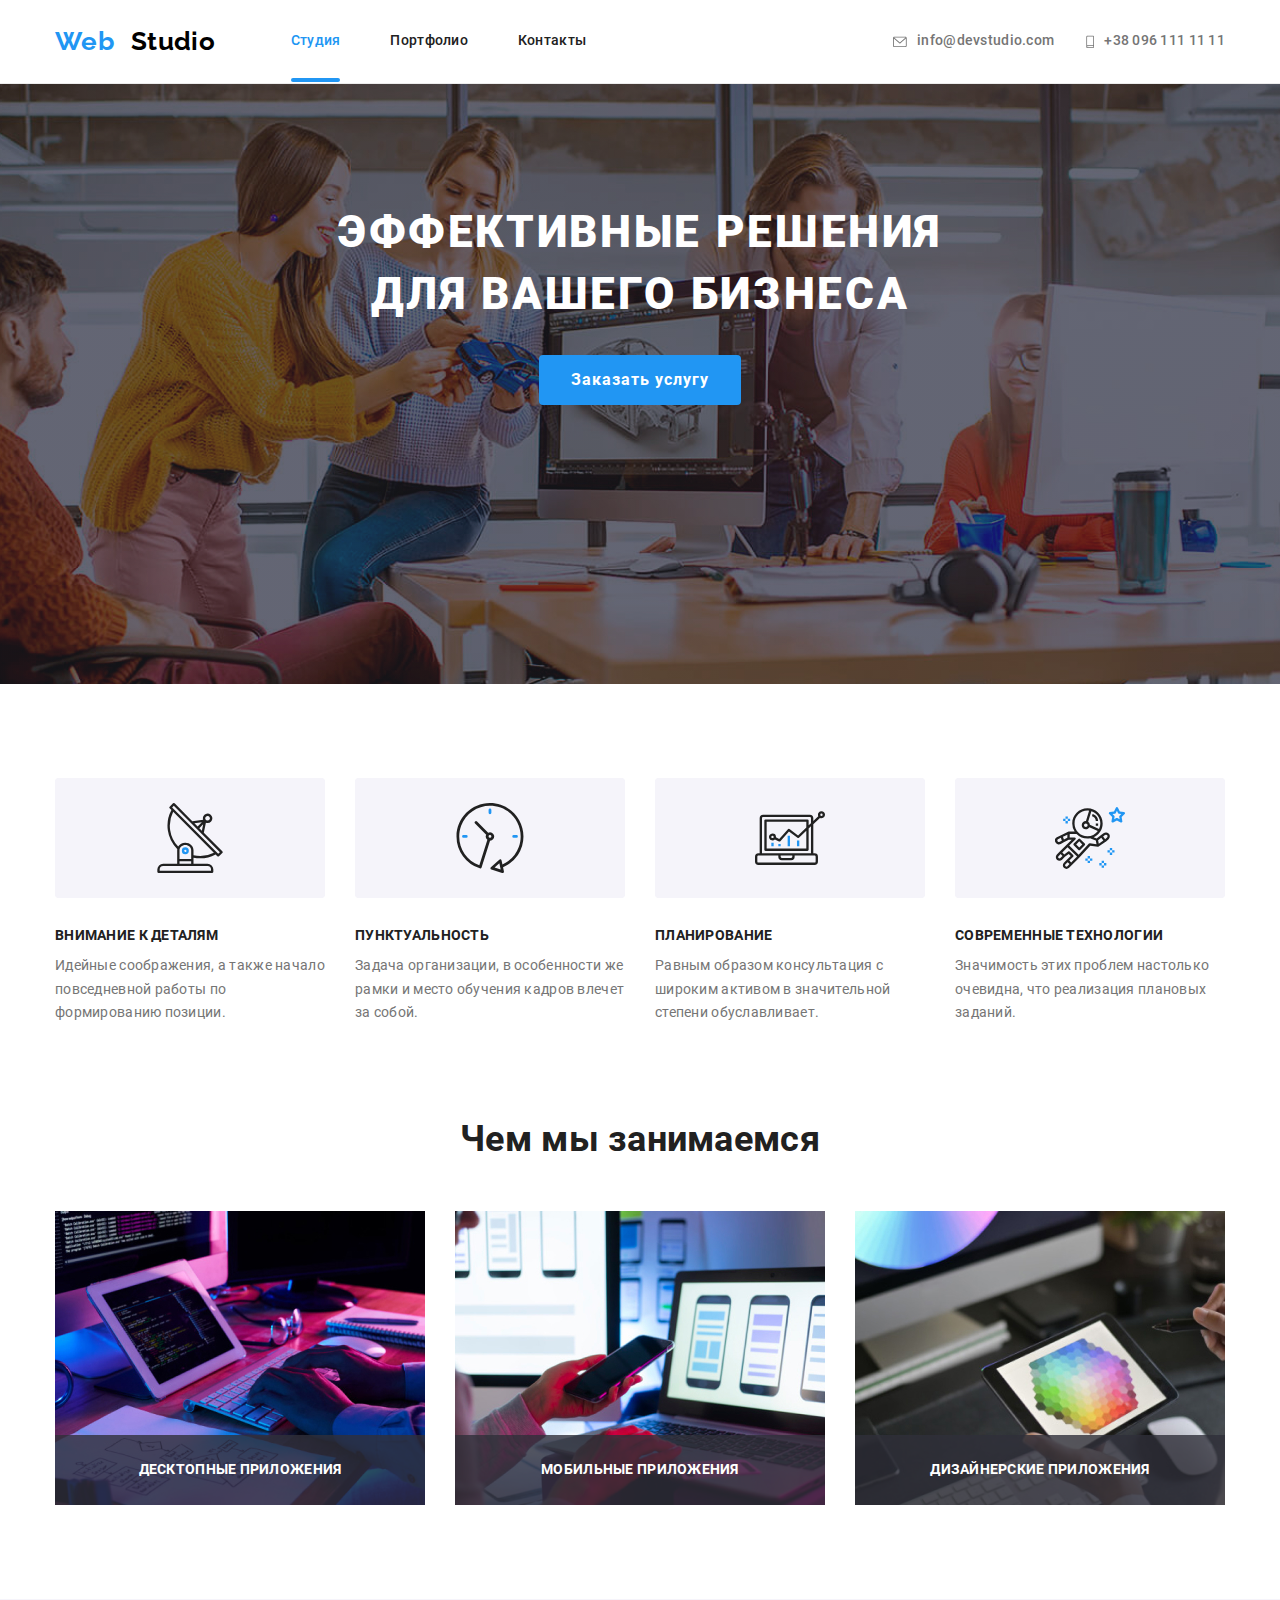
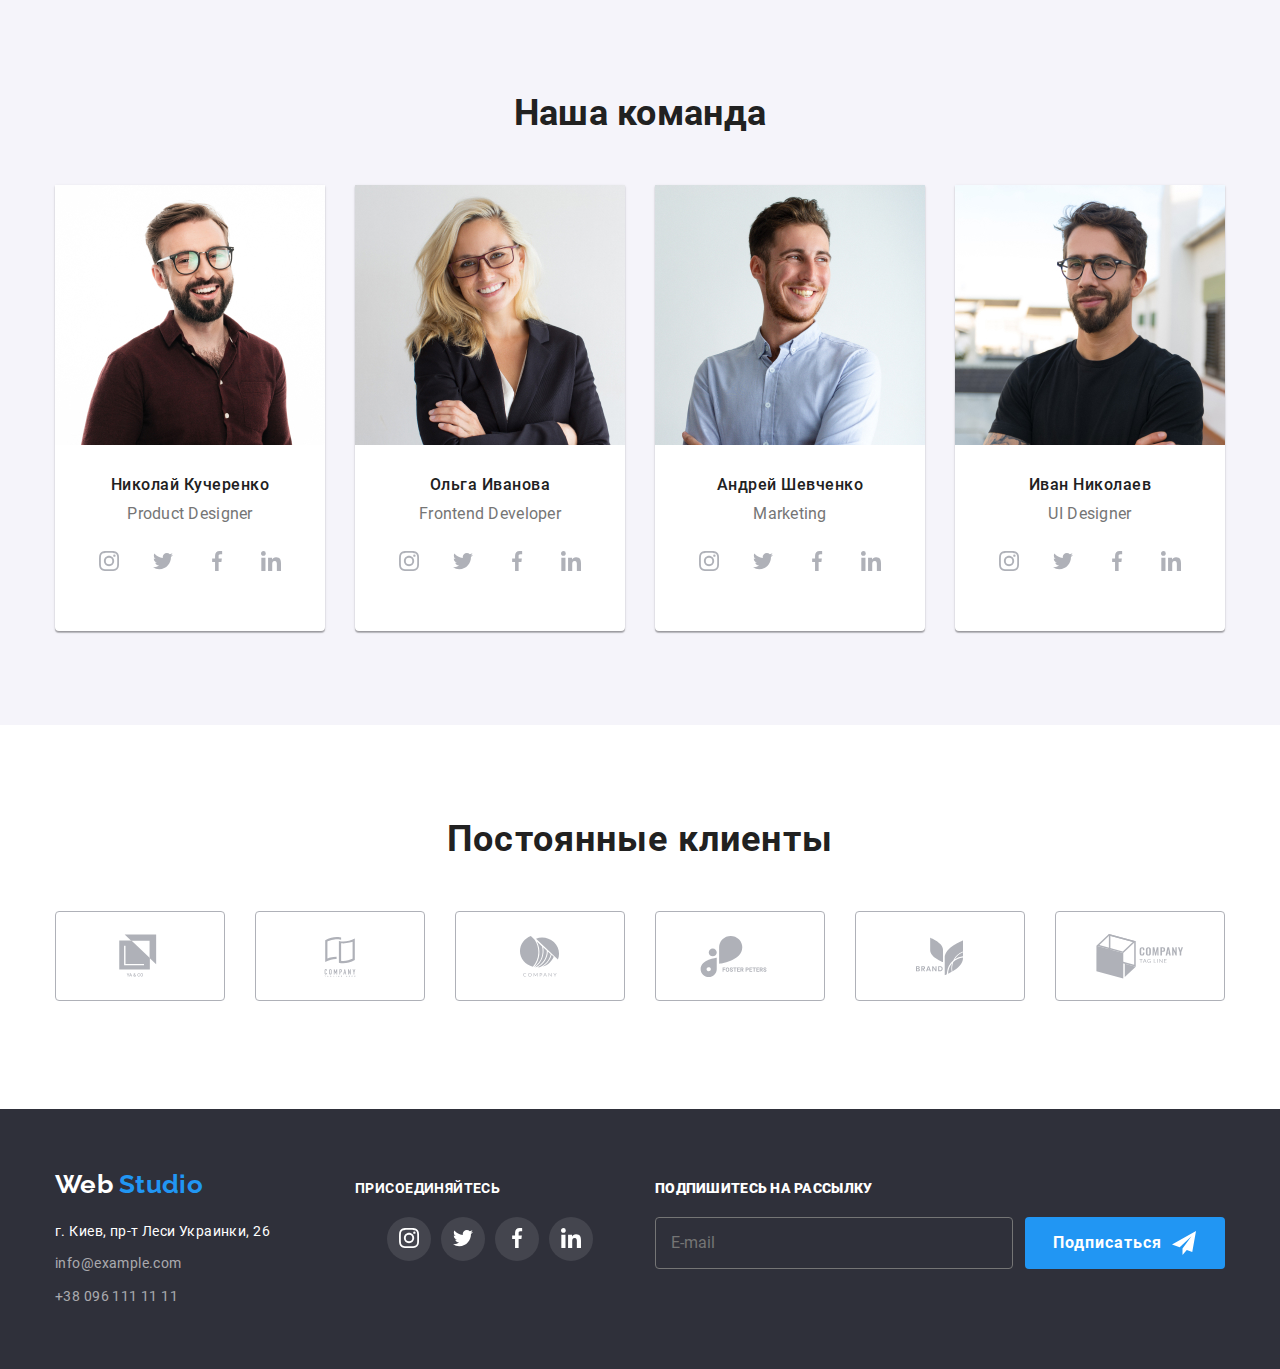
<file: index.html>
<!DOCTYPE html>
<html lang="ru">
  <head>
    <meta charset="UTF-8" />
    <meta name="viewport" content="width=device-width, initial-scale=1.0" />
    <title>Студия</title>
    <link rel="stylesheet" href="./css/main.min.css" />
  </head>
  <body>
    <header class="header">
      <div class="container flexbox">
        <a
          style="color: #000000"
          class="logo no-margin-bottom link"
          href="./index.html"
          ><span class="accent">Web </span>Studio
        </a>
        <div id="mobile-menu-block" class="mobile-menu-block flexbox" data-menu>
          <nav class="main-nav">
            <ul class="site-nav list">
              <li class="item">
                <a href="./index.html" class="link current">Студия</a>
              </li>
              <li class="item">
                <a href="./portfolio.html" class="link">Портфолио</a>
              </li>
              <li class="item"><a href="" class="link">Контакты</a></li>
            </ul>
          </nav>

          <ul class="contacts-list list">
            <li class="contacts-item">
              <a
                href="mailto:info@devstudio.com"
                target="_blank"
                rel="noopener noreferrer"
                class="link"
                aria-label="Написать e-mail"
                ><svg class="icon-envelope link-header">
                  <use href="./images/symbol-defs.svg#icon-envelope"></use>
                </svg>
                info@devstudio.com
              </a>
            </li>
            <li class="contacts-item">
              <a href="tel:+380961111111" class="link" aria-label="Позвонить"
                ><svg class="icon-vector link-header">
                  <use href="./images/symbol-defs.svg#icon-vector"></use>
                </svg>
                +38 096 111 11 11</a
              >
            </li>
          </ul>
        </div>
        <button
          type="submit"
          class="mobile-menu-button"
          data-menu-button
          aria-controls="mobile-menu-block"
          aria-expanded="false"
        >
          <svg
            width="40"
            height="40"
            aria-label="Переключатель мобильного меню"
          >
            <use
              class="icon-menu-burger"
              href="./images/symbol-defs.svg#icon-menu-burger"
            ></use>
            <use
              class="icon-menu-close"
              href="./images/symbol-defs.svg#icon-menu-close"
            ></use>
          </svg>
        </button>
      </div>
    </header>
    <main>
      <section class="hero">
        <div class="main-hero">
          <h1 class="hero-title">
            Эффективные решения<br />
            для вашего бизнеса
          </h1>
          <button class="hero-button" type="button" data-modal-open>
            Заказать услугу
          </button>
        </div>
      </section>
      <section class="section">
        <div class="container">
          <h2 class="visually-hidden">Почему выбирают нас</h2>
          <ul class="advantages list">
            <li class="advantages-item">
              <div class="future-icon-place">
                <svg class="future-icon" width="70" height="70">
                  <use href="./images/symbol-defs.svg#icon-radar"></use>
                </svg>
              </div>
              <div class="advantages-discription">
                <h3>Внимание к деталям</h3>
                <p class="discription">
                  Идейные соображения, а также начало повседневной работы по
                  формированию позиции.
                </p>
              </div>
            </li>
            <li class="advantages-item">
              <div class="future-icon-place">
                <svg class="future-icon" width="70" height="70">
                  <use href="./images/symbol-defs.svg#icon-clock"></use>
                </svg>
              </div>
              <div class="advantages-discription">
                <h3>Пунктуальность</h3>
                <p class="discription">
                  Задача организации, в особенности же рамки и место обучения
                  кадров влечет за собой.
                </p>
              </div>
            </li>
            <li class="advantages-item">
              <div class="future-icon-place">
                <svg class="future-icon" width="70" height="70">
                  <use href="./images/symbol-defs.svg#icon-computermini"></use>
                </svg>
              </div>
              <div class="advantages-discription">
                <h3>Планирование</h3>
                <p class="discription">
                  Равным образом консультация с широким активом в значительной
                  степени обуславливает.
                </p>
              </div>
            </li>
            <li class="advantages-item">
              <div class="future-icon-place">
                <svg class="future-icon" width="70" height="70">
                  <use href="./images/symbol-defs.svg#icon-astronaut"></use>
                </svg>
              </div>
              <div class="advantages-discription">
                <h3>Современные технологии</h3>
                <p class="discription">
                  Значимость этих проблем настолько очевидна, что реализация
                  плановых заданий.
                </p>
              </div>
            </li>
          </ul>
        </div>
      </section>
      <section class="section no-padding-top">
        <div class="container">
          <h2 class="section-title">Чем мы занимаемся</h2>

          <ul class="specialization list">
            <li class="specialization-item">
              <picture>
                <source
                  srcset="
                    ./images/platforms/computer-desktop@1x.jpg,
                    ./images/platforms/computer-desktop@2x.jpg 2x
                  "
                  type="image/jpeg"
                />
                <img
                  src="./images/services/services-desk-app@1x.jpg"
                  alt="Десктопные приложения"
                  width="370"
                />
              </picture>
              <h3>Десктопные приложения</h3>
            </li>
            <li class="specialization-item">
              <picture>
                <source
                  srcset="
                    ./images/platforms/notebook-desktop@1x.jpg,
                    ./images/platforms/notebook-desktop@2x.jpg 2x
                  "
                  type="image/jpeg"
                />
                <img
                  src="./images/services/notebook-desktop@1x.jpg"
                  alt="Мобильные приложения"
                  width="370"
                />
              </picture>
              <h3>Мобильные приложения</h3>
            </li>
            <li class="specialization-item">
              <picture>
                <source
                  srcset="
                    ./images/platforms/tablet-desktop@1x.jpg,
                    ./images/platforms/tablet-desktop@2x.jpg 2x
                  "
                  type="image/jpeg"
                />
                <img
                  src="./images/services/tablet-desktop@1x.jpg"
                  alt="Дизайнерские приложения"
                  width="370"
                />
              </picture>
              <h3>Дизайнерские приложения</h3>
            </li>
          </ul>
        </div>
      </section>
      <section class="section secondary-background">
        <div class="container">
          <h2 class="section-title">Наша команда</h2>
          <ul class="team list">
            <li class="team-card">
              <picture>
                <source
                  srcset="
                    ./images/team/teamcard1-desktop@1x.jpg,
                    ./images/team/teamcard1-desktop@2x.jpg 2x
                  "
                  type="image/jpeg"
                  media="(min-width:1200px)"
                />

                <source
                  srcset="
                    ./images/team/teamcard1-tablet@1x.jpg,
                    ./images/team/teamcard1-tablet@2x.jpg 2x
                  "
                  type="image/jpeg"
                  media="(min-width:768px)"
                />

                <source
                  srcset="
                    ./images/team/teamcard1-mobile@1x.jpg,
                    ./images/team/teamcard1-mobile@2x.jpg 2x
                  "
                  type="image/jpeg"
                  media="(max-width:767px)"
                />
                <img
                  src="./images/team/teamcard1-mobile@1x.jpg"
                  alt="Николай Кучеренко"
                  srcset="./images/team/teamcard1-mobile@2x.jpg 2x"
                />
              </picture>
              <div class="team-member-information">
                <h3 class="name">Николай Кучеренко</h3>
                <p lang="en" class="profession">Product Designer</p>
                <ul class="sociallink-list">
                  <li class="item">
                    <a href="" class="img-social"
                      ><svg class="sociallink-icon" width="20" height="20">
                        <use
                          href="./images/symbol-defs.svg#icon-instagram"
                        ></use>
                      </svg>
                    </a>
                  </li>
                  <li class="item">
                    <a href="" class="img-social"
                      ><svg class="sociallink-icon" width="20" height="20">
                        <use href="./images/symbol-defs.svg#icon-twitter"></use>
                      </svg>
                    </a>
                  </li>
                  <li class="item">
                    <a href="" class="img-social"
                      ><svg class="sociallink-icon" width="20" height="20">
                        <use
                          href="./images/symbol-defs.svg#icon-facebook"
                        ></use>
                      </svg>
                    </a>
                  </li>
                  <li class="item">
                    <a href="" class="img-social"
                      ><svg class="sociallink-icon" width="20" height="20">
                        <use
                          href="./images/symbol-defs.svg#icon-linkedin"
                        ></use>
                      </svg>
                    </a>
                  </li>
                </ul>
              </div>
            </li>
            <li class="team-card">
              <picture>
                <source
                  srcset="
                    ./images/team/teamcard2-desktop@1x.jpg,
                    ./images/team/teamcard2-desktop@2x.jpg 2x
                  "
                  type="image/jpeg"
                  media="(min-width:1200px)"
                />

                <source
                  srcset="
                    ./images/team/teamcard2-tablet@1x.jpg,
                    ./images/team/teamcard2-tablet@2x.jpg 2x
                  "
                  type="image/jpeg"
                  media="(min-width:768px)"
                />

                <source
                  srcset="
                    ./images/team/teamcard2-mobile@1x.jpg,
                    ./images/team/teamcard2-mobile@2x.jpg 2x
                  "
                  type="image/jpeg"
                  media="(max-width:767px)"
                />
                <img
                  src="./images/team/teamcard2-mobile@1x.jpg"
                  alt="Ольга Иванова"
                  srcset="./images/team/teamcard2-mobile@2x.jpg 2x"
                />
              </picture>
              <div class="team-member-information">
                <h3 class="name">Ольга Иванова</h3>
                <p lang="en" class="profession">Frontend Developer</p>
                <ul class="sociallink-list">
                  <li class="item">
                    <a href="" class="img-social"
                      ><svg class="sociallink-icon" width="20" height="20">
                        <use
                          href="./images/symbol-defs.svg#icon-instagram"
                        ></use>
                      </svg>
                    </a>
                  </li>
                  <li class="item">
                    <a href="" class="img-social"
                      ><svg class="sociallink-icon" width="20" height="20">
                        <use href="./images/symbol-defs.svg#icon-twitter"></use>
                      </svg>
                    </a>
                  </li>
                  <li class="item">
                    <a href="" class="img-social"
                      ><svg class="sociallink-icon" width="20" height="20">
                        <use
                          href="./images/symbol-defs.svg#icon-facebook"
                        ></use>
                      </svg>
                    </a>
                  </li>
                  <li class="item">
                    <a href="" class="img-social"
                      ><svg class="sociallink-icon" width="20" height="20">
                        <use
                          href="./images/symbol-defs.svg#icon-linkedin"
                        ></use>
                      </svg>
                    </a>
                  </li>
                </ul>
              </div>
            </li>
            <li class="team-card">
              <picture>
                <source
                  srcset="
                    ./images/team/teamcard3-desktop@1x.jpg,
                    ./images/team/teamcard3-desktop@2x.jpg 2x
                  "
                  type="image/jpeg"
                  media="(min-width:1200px)"
                />

                <source
                  srcset="
                    ./images/team/teamcard3-tablet@1x.jpg,
                    ./images/team/teamcard3-tablet@2x.jpg 2x
                  "
                  type="image/jpeg"
                  media="(min-width:768px)"
                />

                <source
                  srcset="
                    ./images/team/teamcard3-mobile@1x.jpg,
                    ./images/team/teamcard3-mobile@2x.jpg 2x
                  "
                  type="image/jpeg"
                  media="(max-width:767px)"
                />
                <img
                  src="./images/team/teamcard3-mobile@1x.jpg"
                  alt="Андрей Шевченко"
                  srcset="./images/team/teamcard3-mobile@2x.jpg 2x"
                />
              </picture>
              <div class="team-member-information">
                <h3 class="name">Андрей Шевченко</h3>
                <p lang="en" class="profession">Marketing</p>
                <ul class="sociallink-list">
                  <li class="item">
                    <a href="" class="img-social"
                      ><svg class="sociallink-icon" width="20" height="20">
                        <use
                          href="./images/symbol-defs.svg#icon-instagram"
                        ></use>
                      </svg>
                    </a>
                  </li>
                  <li class="item">
                    <a href="" class="img-social"
                      ><svg class="sociallink-icon" width="20" height="20">
                        <use href="./images/symbol-defs.svg#icon-twitter"></use>
                      </svg>
                    </a>
                  </li>
                  <li class="item">
                    <a href="" class="img-social"
                      ><svg class="sociallink-icon" width="20" height="20">
                        <use
                          href="./images/symbol-defs.svg#icon-facebook"
                        ></use>
                      </svg>
                    </a>
                  </li>
                  <li class="item">
                    <a href="" class="img-social"
                      ><svg class="sociallink-icon" width="20" height="20">
                        <use
                          href="./images/symbol-defs.svg#icon-linkedin"
                        ></use>
                      </svg>
                    </a>
                  </li>
                </ul>
              </div>
            </li>
            <li class="team-card">
              <picture>
                <source
                  srcset="
                    ./images/team/teamcard4-desktop@1x.jpg,
                    ./images/team/teamcard4-desktop@2x.jpg 2x
                  "
                  type="image/jpeg"
                  media="(min-width:1200px)"
                />

                <source
                  srcset="
                    ./images/team/teamcard4-tablet@1x.jpg,
                    ./images/team/teamcard4-tablet@2x.jpg 2x
                  "
                  type="image/jpeg"
                  media="(min-width:768px)"
                />

                <source
                  srcset="
                    ./images/team/teamcard4-mobile@1x.jpg,
                    ./images/team/teamcard4-mobile@2x.jpg 2x
                  "
                  type="image/jpeg"
                  media="(max-width:767px)"
                />
                <img
                  src="./images/team/teamcard4-mobile@1x.jpg"
                  alt="Иван Николаев"
                  srcset="./images/team/teamcard4-mobile@2x.jpg 2x"
                />
              </picture>
              <div class="team-member-information">
                <h3 class="name">Иван Николаев</h3>
                <p lang="en" class="profession">UI Designer</p>
                <ul class="sociallink-list">
                  <li class="item">
                    <a href="" class="img-social"
                      ><svg class="sociallink-icon" width="20" height="20">
                        <use
                          href="./images/symbol-defs.svg#icon-instagram"
                        ></use>
                      </svg>
                    </a>
                  </li>
                  <li class="item">
                    <a href="" class="img-social"
                      ><svg class="sociallink-icon" width="20" height="20">
                        <use href="./images/symbol-defs.svg#icon-twitter"></use>
                      </svg>
                    </a>
                  </li>
                  <li class="item">
                    <a href="" class="img-social"
                      ><svg class="sociallink-icon" width="20" height="20">
                        <use
                          href="./images/symbol-defs.svg#icon-facebook"
                        ></use>
                      </svg>
                    </a>
                  </li>
                  <li class="item">
                    <a href="" class="img-social"
                      ><svg class="sociallink-icon" width="20" height="20">
                        <use
                          href="./images/symbol-defs.svg#icon-linkedin"
                        ></use>
                      </svg>
                    </a>
                  </li>
                </ul>
              </div>
            </li>
          </ul>
        </div>
      </section>
      <section class="clients-block">
        <div class="container">
          <h2 class="clients">Постоянные клиенты</h2>
          <ul class="clients-list">
            <li class="item">
              <a class="client" href="">
                <svg class="img-client" width="45" height="50">
                  <use href="./images/symbol-defs.svg#icon-client1"></use>
                </svg>
              </a>
            </li>
            <li class="item">
              <a class="client" href="">
                <svg class="img-client" width="40" height="52">
                  <use href="./images/symbol-defs.svg#icon-client2"></use>
                </svg>
              </a>
            </li>
            <li class="item">
              <a class="client" href="">
                <svg class="img-client" width="41" height="43">
                  <use href="./images/symbol-defs.svg#icon-client3"></use>
                </svg>
              </a>
            </li>
            <li class="item">
              <a class="client" href="">
                <svg class="img-client" width="80" height="42">
                  <use href="./images/symbol-defs.svg#icon-client4"></use>
                </svg>
              </a>
            </li>
            <li class="item">
              <a class="client" href="">
                <svg class="img-client" width="59" height="47">
                  <use href="./images/symbol-defs.svg#icon-client5"></use>
                </svg>
              </a>
            </li>
            <li class="item">
              <a class="client" href="">
                <svg class="img-client" width="88" height="45">
                  <use href="./images/symbol-defs.svg#icon-client6"></use>
                </svg>
              </a>
            </li>
          </ul>
        </div>
      </section>
    </main>
    <footer class="footer-background">
      <div class="container footer-area">
        <div class="footer-contacts-social">
          <div class="footer-contacts">
            <a class="logo link no-padding" href="./index.html">
              <span class="logo-footer link">Web</span> Studio</a
            >
            <address class="address-footer">
              <p class="our-address">г. Киев, пр-т Леси Украинки, 26</p>
              <ul class="list">
                <li class="item">
                  <a class="our-contacts" href="mailto:info@example.com"
                    >info@example.com</a
                  >
                </li>
                <li class="item">
                  <a class="our-contacts" href="tel:+380961111111">
                    +38 096 111 11 11</a
                  >
                </li>
              </ul>
            </address>
          </div>
          <div class="social-links">
            <p>
              <b class="join">Присоединяйтесь</b>
            </p>
            <ul class="social-list list">
              <li class="item">
                <a href="" class="socialfooter"
                  ><svg class="socialfooter-icon">
                    <use
                      href="./images/symbol-defs.svg#icon-instagram-shooter"
                    ></use>
                  </svg>
                </a>
              </li>
              <li class="item">
                <a href="" class="socialfooter"
                  ><svg class="socialfooter-icon">
                    <use
                      href="./images/symbol-defs.svg#icon-twitter-shooter"
                    ></use>
                  </svg>
                </a>
              </li>
              <li class="item">
                <a href="" class="socialfooter"
                  ><svg class="socialfooter-icon">
                    <use
                      href="./images/symbol-defs.svg#icon-facebook-shooter"
                    ></use>
                  </svg>
                </a>
              </li>
              <li class="item">
                <a href="" class="socialfooter"
                  ><svg class="socialfooter-icon">
                    <use
                      href="./images/symbol-defs.svg#icon-linkedin-shooter"
                    ></use>
                  </svg>
                </a>
              </li>
            </ul>
          </div>
        </div>
        <div class="mailing-link">
          <div>
            <label class="label-footer" for="mail">
              <b>Подпишитесь на рассылку</b>
            </label>
            <form class="mailing-form" autocomplete="off">
              <input
                class="input-footer"
                name="mail"
                placeholder="E-mail"
                id="mail"
                type="email"
              />
              <button type="submit" class="button-mailing">
                Подписаться
                <svg class="send-button">
                  <use href="./images/symbol-defs.svg#icon-send"></use>
                </svg>
              </button>
            </form>
          </div>
        </div>
      </div>
    </footer>

    <div class="backdrop is-hidden" data-modal>
      <div class="modal">
        <h2 class="form-title">Оставьте свои данные, мы вам перезвоним</h2>
        <form class="modal-form" autocomplete="off">
          <label class="form-label">
            <span class="label-title">Имя</span>
            <div class="icon-wrap">
              <input type="text" name="name" class="input-size" required />
              <svg class="icon-form">
                <use href="./images/symbol-defs.svg#icon-form-person"></use>
              </svg>
            </div>
          </label>
          <label class="form-label">
            <span class="label-title">Телефон</span>
            <div class="icon-wrap">
              <input type="text" name="name" class="input-size" required />
              <svg class="icon-form">
                <use href="./images/symbol-defs.svg#icon-form-phone"></use>
              </svg>
            </div>
          </label>
          <label class="form-label">
            <span class="label-title">Почта</span>
            <div class="icon-wrap">
              <input type="text" name="name" class="input-size" required />
              <svg class="icon-form">
                <use href="./images/symbol-defs.svg#icon-form-mail"></use>
              </svg>
            </div>
          </label>
          <label class="form-label comment-item">
            <span class="label-title">Комментарий</span>
            <textarea
              name="comment"
              class="input-size comment-field"
              placeholder="Введите текст"
            ></textarea>
          </label>
          <div class="agree-box">
            <label class="checkbox-label">
              <input class="checkbox" type="checkbox" name="checkbox" />
              <svg class="icon-checkbox">
                <use href="./images/symbol-defs.svg#icon-agree"></use>
              </svg>
              <span
                >Соглашаюсь с рассылкой и принимаю
                <a style="color: #2196f3" href="">Условия договора</a></span
              >
            </label>
          </div>
          <button class="button-sent">Отправить</button>
        </form>
        <button class="close-button" data-modal-close>
          <svg class="modal-close">
            <use href="./images/symbol-defs.svg#icon-close"></use>
          </svg>
        </button>
      </div>
    </div>
    <script src="./js/modal.js"></script>
    <script src="./js/mobile-menu.js"></script>
  </body>
</html>
</file>
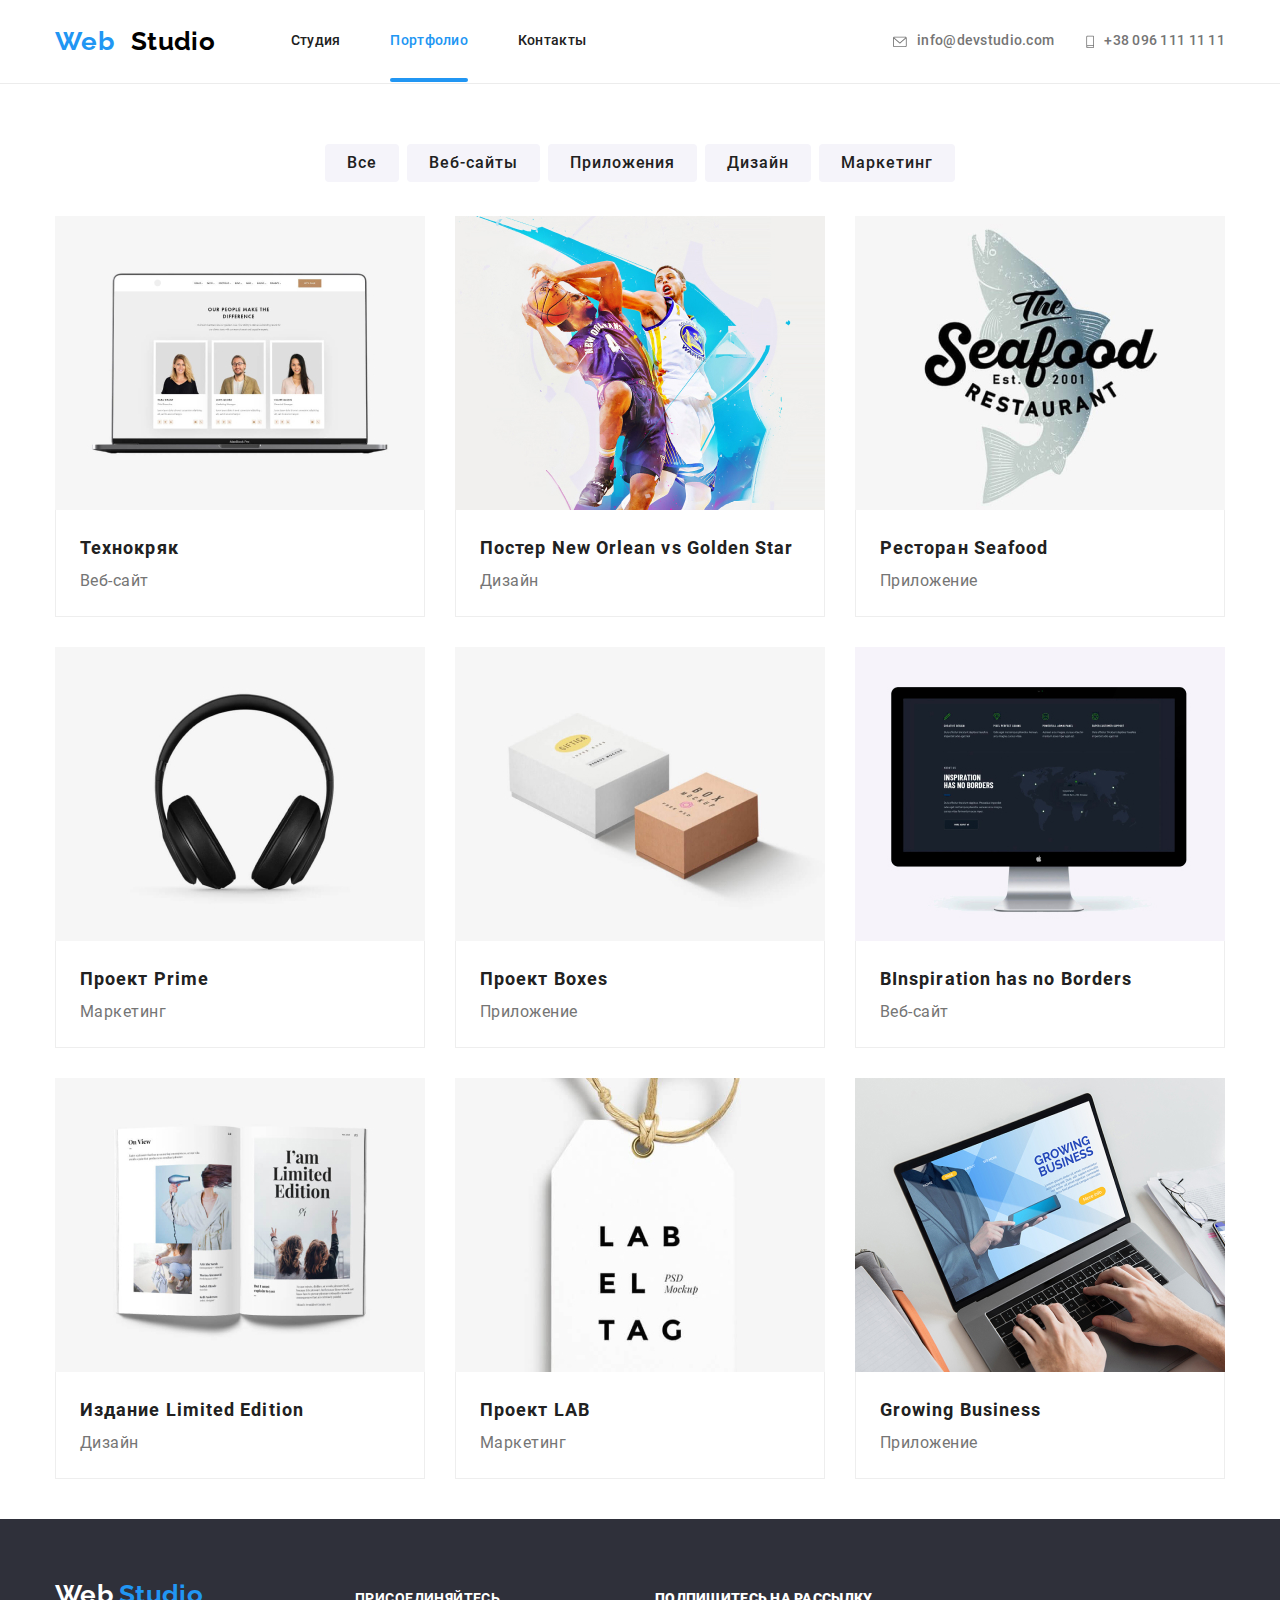
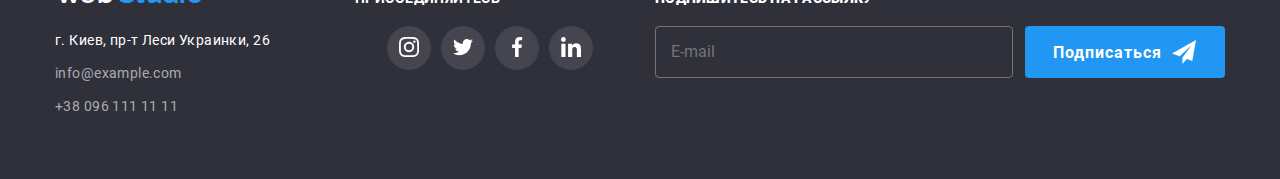
<file: portfolio.html>
<!DOCTYPE html>
<html lang="ru">
  <head>
    <meta charset="UTF-8" />
    <meta name="viewport" content="width=device-width, initial-scale=1.0" />
    <title>Портфолио</title>
    <link rel="stylesheet" href="./css/main.min.css" />
  </head>
  <body>
    <header class="header">
      <div class="container flexbox">
        <a
          style="color: #000000"
          class="logo no-margin-bottom link"
          href="./index.html"
          ><span class="accent">Web </span>Studio
        </a>
        <div id="mobile-menu-block" class="mobile-menu-block flexbox" data-menu>
          <nav class="main-nav">
            <ul class="site-nav list">
              <li class="item">
                <a href="./index.html" class="link">Студия</a>
              </li>
              <li class="item">
                <a href="./portfolio.html" class="link current">Портфолио</a>
              </li>
              <li class="item"><a href="" class="link">Контакты</a></li>
            </ul>
          </nav>

          <ul class="contacts-list list">
            <li class="contacts-item">
              <a
                href="mailto:info@devstudio.com"
                target="_blank"
                rel="noopener noreferrer"
                class="link"
                aria-label="Написать e-mail"
                ><svg class="icon-envelope link-header">
                  <use href="./images/symbol-defs.svg#icon-envelope"></use>
                </svg>
                info@devstudio.com
              </a>
            </li>
            <li class="contacts-item">
              <a href="tel:+380961111111" class="link" aria-label="Позвонить"
                ><svg class="icon-vector link-header">
                  <use href="./images/symbol-defs.svg#icon-vector"></use>
                </svg>
                +38 096 111 11 11</a
              >
            </li>
          </ul>
        </div>
        <button
          type="submit"
          class="mobile-menu-button"
          data-menu-button
          aria-controls="mobile-menu-block"
          aria-expanded="false"
        >
          <svg
            width="40"
            height="40"
            aria-label="Переключатель мобильного меню"
          >
            <use
              class="icon-menu-burger"
              href="./images/symbol-defs.svg#icon-menu-burger"
            ></use>
            <use
              class="icon-menu-close"
              href="./images/symbol-defs.svg#icon-menu-close"
            ></use>
          </svg>
        </button>
      </div>
    </header>
    <main>
      <section class="filters">
        <div class="container">
          <h1 class="visually-hidden">Фильтр</h1>
          <ul class="filter-set list">
            <li>
              <button class="button-filter" type="button">Все</button>
            </li>
            <li>
              <button class="button-filter" type="button">Веб-сайты</button>
            </li>
            <li>
              <button class="button-filter" type="button">Приложения</button>
            </li>
            <li>
              <button class="button-filter" type="button">Дизайн</button>
            </li>
            <li>
              <button class="button-filter" type="button">Маркетинг</button>
            </li>
          </ul>
          <ul class="work-list list">
            <li class="element">
              <a class="filter-nav" href="">
                <div class="card-thumb">
                  <picture>
                    <source
                      srcset="
                        ./images/portfolio/portfolio1-desktop@1x.jpg,
                        ./images/portfolio/portfolio1-desktop@2x.jpg 2x
                      "
                      type="image/jpeg"
                      media="(min-width:1200px)"
                    />
                    <source
                      srcset="
                        ./images/portfolio/portfolio1-tablet@1x.jpg,
                        ./images/portfolio/portfolio1-tablet@2x.jpg 2x
                      "
                      type="image/jpeg"
                      media="(min-width:768px)"
                    />
                    <source
                      srcset="
                        ./images/portfolio/portfolio1-mobile@1x.jpg,
                        ./images/portfolio/portfolio1-mobile@2x.jpg 2x
                      "
                      type="image/jpeg"
                      media="(max-width:767px)"
                    />

                    <img
                      src="./images/portfolio/portfolio1-mobile@1x.jpg"
                      alt="Сайт на экране ноутбука"
                    />
                  </picture>
                  <div class="discription-cards">
                    <p>
                      Технокряк это современная площадка распространения
                      коронавируса. Компании используют эту платформу для
                      цифрового шпионажа и атак на защищённые сервера
                      конкурентов.
                    </p>
                  </div>
                </div>
                <div class="elem">
                  <h3 class="picture-name">Технокряк</h3>
                  <p class="filter-type">Веб-сайт</p>
                </div></a
              >
            </li>
            <li class="element">
              <a class="filter-nav" href="">
                <div class="card-thumb">
                  <picture>
                    <source
                      srcset="
                        ./images/portfolio/portfolio2-desktop@1x.jpg,
                        ./images/portfolio/portfolio2-desktop@2x.jpg 2x
                      "
                      type="image/jpeg"
                      media="(min-width:1200px)"
                    />
                    <source
                      srcset="
                        ./images/portfolio/portfolio2-tablet@1x.jpg,
                        ./images/portfolio/portfolio2-tablet@2x.jpg 2x
                      "
                      type="image/jpeg"
                      media="(min-width:768px)"
                    />
                    <source
                      srcset="
                        ./images/portfolio/portfolio2-mobile@1x.jpg,
                        ./images/portfolio/portfolio2-mobile@2x.jpg 2x
                      "
                      type="image/jpeg"
                      media="(max-width:767px)"
                    />

                    <img
                      src="./images/portfolio/portfolio2-mobile@1x.jpg"
                      alt="2 баскетболиста"
                    />
                  </picture>
                  <div class="discription-cards">
                    <p>
                      Технокряк это современная площадка распространения
                      коронавируса. Компании используют эту платформу для
                      цифрового шпионажа и атак на защищённые сервера
                      конкурентов.
                    </p>
                  </div>
                </div>
                <div class="elem">
                  <h3 class="picture-name">Постер New Orlean vs Golden Star</h3>
                  <p class="filter-type">Дизайн</p>
                </div>
              </a>
            </li>
            <li class="element">
              <a class="filter-nav" href="">
                <div class="card-thumb">
                  <picture>
                    <source
                      srcset="
                        ./images/portfolio/portfolio3-desktop@1x.jpg,
                        ./images/portfolio/portfolio3-desktop@2x.jpg 2x
                      "
                      type="image/jpeg"
                      media="(min-width:1200px)"
                    />
                    <source
                      srcset="
                        ./images/portfolio/portfolio3-tablet@1x.jpg,
                        ./images/portfolio/portfolio3-tablet@2x.jpg 2x
                      "
                      type="image/jpeg"
                      media="(min-width:768px)"
                    />
                    <source
                      srcset="
                        ./images/portfolio/portfolio3-mobile@1x.jpg,
                        ./images/portfolio/portfolio3-mobile@2x.jpg 2x
                      "
                      type="image/jpeg"
                      media="(max-width:767px)"
                    />

                    <img
                      src="./images/portfolio/portfolio3-mobile@1x.jpg"
                      alt="Эмблема ресторана"
                    />
                  </picture>
                  <div class="discription-cards">
                    <p>
                      Технокряк это современная площадка распространения
                      коронавируса. Компании используют эту платформу для
                      цифрового шпионажа и атак на защищённые сервера
                      конкурентов.
                    </p>
                  </div>
                </div>
                <div class="elem">
                  <h3 class="picture-name">Ресторан Seafood</h3>
                  <p class="filter-type">Приложение</p>
                </div>
              </a>
            </li>
            <li class="element">
              <a class="filter-nav" href="">
                <div class="card-thumb">
                  <picture>
                    <source
                      srcset="
                        ./images/portfolio/portfolio4-desktop@1x.jpg,
                        ./images/portfolio/portfolio4-desktop@2x.jpg 2x
                      "
                      type="image/jpeg"
                      media="(min-width:1200px)"
                    />
                    <source
                      srcset="
                        ./images/portfolio/portfolio4-tablet@1x.jpg,
                        ./images/portfolio/portfolio4-tablet@2x.jpg 2x
                      "
                      type="image/jpeg"
                      media="(min-width:768px)"
                    />
                    <source
                      srcset="
                        ./images/portfolio/portfolio4-mobile@1x.jpg,
                        ./images/portfolio/portfolio4-mobile@2x.jpg 2x
                      "
                      type="image/jpeg"
                      media="(max-width:767px)"
                    />

                    <img
                      src="./images/portfolio/portfolio4-mobile@1x.jpg"
                      alt="Большин наушники"
                    />
                  </picture>
                  <div class="discription-cards">
                    <p>
                      Технокряк это современная площадка распространения
                      коронавируса. Компании используют эту платформу для
                      цифрового шпионажа и атак на защищённые сервера
                      конкурентов.
                    </p>
                  </div>
                </div>
                <div class="elem">
                  <h3 class="picture-name">Проект Prime</h3>
                  <p class="filter-type">Маркетинг</p>
                </div>
              </a>
            </li>
            <li class="element">
              <a class="filter-nav" href="">
                <div class="card-thumb">
                  <picture>
                    <source
                      srcset="
                        ./images/portfolio/portfolio5-desktop@1x.jpg,
                        ./images/portfolio/portfolio5-desktop@2x.jpg 2x
                      "
                      type="image/jpeg"
                      media="(min-width:1200px)"
                    />
                    <source
                      srcset="
                        ./images/portfolio/portfolio5-tablet@1x.jpg,
                        ./images/portfolio/portfolio5-tablet@2x.jpg 2x
                      "
                      type="image/jpeg"
                      media="(min-width:768px)"
                    />
                    <source
                      srcset="
                        ./images/portfolio/portfolio5-mobile@1x.jpg,
                        ./images/portfolio/portfolio5-mobile@2x.jpg 2x
                      "
                      type="image/jpeg"
                      media="(max-width:767px)"
                    />

                    <img
                      src="./images/portfolio/portfolio5-mobile@1x.jpg"
                      alt="Две коробки"
                    />
                  </picture>
                  <div class="discription-cards">
                    <p>
                      Технокряк это современная площадка распространения
                      коронавируса. Компании используют эту платформу для
                      цифрового шпионажа и атак на защищённые сервера
                      конкурентов.
                    </p>
                  </div>
                </div>
                <div class="elem">
                  <h3 class="picture-name">Проект Boxes</h3>
                  <p class="filter-type">Приложение</p>
                </div>
              </a>
            </li>
            <li class="element">
              <a class="filter-nav" href="">
                <div class="card-thumb">
                  <picture>
                    <source
                      srcset="
                        ./images/portfolio/portfolio6-desktop@1x.jpg,
                        ./images/portfolio/portfolio6-desktop@2x.jpg 2x
                      "
                      type="image/jpeg"
                      media="(min-width:1200px)"
                    />
                    <source
                      srcset="
                        ./images/portfolio/portfolio6-tablet@1x.jpg,
                        ./images/portfolio/portfolio6-tablet@2x.jpg 2x
                      "
                      type="image/jpeg"
                      media="(min-width:768px)"
                    />
                    <source
                      srcset="
                        ./images/portfolio/portfolio6-mobile@1x.jpg,
                        ./images/portfolio/portfolio6-mobile@2x.jpg 2x
                      "
                      type="image/jpeg"
                      media="(max-width:767px)"
                    />

                    <img
                      src="./images/portfolio/portfolio6-mobile@1x.jpg"
                      alt="Большшой экран компьютера"
                    />
                  </picture>
                  <div class="discription-cards">
                    <p>
                      Технокряк это современная площадка распространения
                      коронавируса. Компании используют эту платформу для
                      цифрового шпионажа и атак на защищённые сервера
                      конкурентов.
                    </p>
                  </div>
                </div>
                <div class="elem">
                  <h3 class="picture-name">ВInspiration has no Borders</h3>
                  <p class="filter-type">Веб-сайт</p>
                </div>
              </a>
            </li>
            <li class="element">
              <a class="filter-nav" href="">
                <div class="card-thumb">
                  <picture>
                    <source
                      srcset="
                        ./images/portfolio/portfolio7-desktop@1x.jpg,
                        ./images/portfolio/portfolio7-desktop@2x.jpg 2x
                      "
                      type="image/jpeg"
                      media="(min-width:1200px)"
                    />
                    <source
                      srcset="
                        ./images/portfolio/portfolio7-tablet@1x.jpg,
                        ./images/portfolio/portfolio7-tablet@2x.jpg 2x
                      "
                      type="image/jpeg"
                      media="(min-width:768px)"
                    />
                    <source
                      srcset="
                        ./images/portfolio/portfolio7-mobile@1x.jpg,
                        ./images/portfolio/portfolio7-mobile@2x.jpg 2x
                      "
                      type="image/jpeg"
                      media="(max-width:767px)"
                    />

                    <img
                      src="./images/portfolio/portfolio7-mobile@1x.jpg"
                      alt="Книжка"
                    />
                  </picture>
                  <div class="discription-cards">
                    <p>
                      Технокряк это современная площадка распространения
                      коронавируса. Компании используют эту платформу для
                      цифрового шпионажа и атак на защищённые сервера
                      конкурентов.
                    </p>
                  </div>
                </div>
                <div class="elem">
                  <h3 class="picture-name">Издание Limited Edition</h3>
                  <p class="filter-type">Дизайн</p>
                </div>
              </a>
            </li>
            <li class="element">
              <a class="filter-nav" href="">
                <div class="card-thumb">
                  <picture>
                    <source
                      srcset="
                        ./images/portfolio/portfolio8-desktop@1x.jpg,
                        ./images/portfolio/portfolio8-desktop@2x.jpg 2x
                      "
                      type="image/jpeg"
                      media="(min-width:1200px)"
                    />
                    <source
                      srcset="
                        ./images/portfolio/portfolio8-tablet@1x.jpg,
                        ./images/portfolio/portfolio8-tablet@2x.jpg 2x
                      "
                      type="image/jpeg"
                      media="(min-width:768px)"
                    />
                    <source
                      srcset="
                        ./images/portfolio/portfolio8-mobile@1x.jpg,
                        ./images/portfolio/portfolio8-mobile@2x.jpg 2x
                      "
                      type="image/jpeg"
                      media="(max-width:767px)"
                    />

                    <img
                      src="./images/portfolio/portfolio8-mobile@1x.jpg"
                      alt="Лейбла"
                    />
                  </picture>
                  <div class="discription-cards">
                    <p>
                      Технокряк это современная площадка распространения
                      коронавируса. Компании используют эту платформу для
                      цифрового шпионажа и атак на защищённые сервера
                      конкурентов.
                    </p>
                  </div>
                </div>
                <div class="elem">
                  <h3 class="picture-name">Проект LAB</h3>
                  <p class="filter-type">Маркетинг</p>
                </div>
              </a>
            </li>
            <li class="element">
              <a class="filter-nav" href="">
                <div class="card-thumb">
                  <picture>
                    <source
                      srcset="
                        ./images/portfolio/portfolio9-desktop@1x.jpg,
                        ./images/portfolio/portfolio9-desktop@2x.jpg 2x
                      "
                      type="image/jpeg"
                      media="(min-width:1200px)"
                    />
                    <source
                      srcset="
                        ./images/portfolio/portfolio9-tablet@1x.jpg,
                        ./images/portfolio/portfolio9-tablet@2x.jpg 2x
                      "
                      type="image/jpeg"
                      media="(min-width:768px)"
                    />
                    <source
                      srcset="
                        ./images/portfolio/portfolio9-mobile@1x.jpg,
                        ./images/portfolio/portfolio9-mobile@2x.jpg 2x
                      "
                      type="image/jpeg"
                      media="(max-width:767px)"
                    />

                    <img
                      src="./images/portfolio/portfolio9-mobile@1x.jpg"
                      alt="Ноутбук"
                    />
                  </picture>
                  <div class="discription-cards">
                    <p>
                      Технокряк это современная площадка распространения
                      коронавируса. Компании используют эту платформу для
                      цифрового шпионажа и атак на защищённые сервера
                      конкурентов.
                    </p>
                  </div>
                </div>
                <div class="elem">
                  <h3 class="picture-name">Growing Business</h3>
                  <p class="filter-type">Приложение</p>
                </div>
              </a>
            </li>
          </ul>
        </div>
      </section>
    </main>
    <footer class="footer-background">
      <div class="container footer-area">
        <div class="footer-contacts-social">
          <div class="footer-contacts">
            <a class="logo link no-padding" href="./index.html">
              <span class="logo-footer link">Web</span> Studio</a
            >
            <address class="address-footer">
              <p class="our-address">г. Киев, пр-т Леси Украинки, 26</p>
              <ul class="list">
                <li class="item">
                  <a class="our-contacts" href="mailto:info@example.com"
                    >info@example.com</a
                  >
                </li>
                <li class="item">
                  <a class="our-contacts" href="tel:+380961111111">
                    +38 096 111 11 11</a
                  >
                </li>
              </ul>
            </address>
          </div>
          <div class="social-links">
            <p>
              <b class="join">Присоединяйтесь</b>
            </p>
            <ul class="social-list list">
              <li class="item">
                <a href="" class="socialfooter"
                  ><svg class="socialfooter-icon">
                    <use
                      href="./images/symbol-defs.svg#icon-instagram-shooter"
                    ></use>
                  </svg>
                </a>
              </li>
              <li class="item">
                <a href="" class="socialfooter"
                  ><svg class="socialfooter-icon">
                    <use
                      href="./images/symbol-defs.svg#icon-twitter-shooter"
                    ></use>
                  </svg>
                </a>
              </li>
              <li class="item">
                <a href="" class="socialfooter"
                  ><svg class="socialfooter-icon">
                    <use
                      href="./images/symbol-defs.svg#icon-facebook-shooter"
                    ></use>
                  </svg>
                </a>
              </li>
              <li class="item">
                <a href="" class="socialfooter"
                  ><svg class="socialfooter-icon">
                    <use
                      href="./images/symbol-defs.svg#icon-linkedin-shooter"
                    ></use>
                  </svg>
                </a>
              </li>
            </ul>
          </div>
        </div>
        <div class="mailing-link">
          <div>
            <label class="label-footer" for="mail">
              <b>Подпишитесь на рассылку</b>
            </label>
            <form class="mailing-form" autocomplete="off">
              <input
                class="input-footer"
                name="mail"
                placeholder="E-mail"
                id="mail"
                type="email"
              />
              <button type="submit" class="button-mailing">
                Подписаться
                <svg class="send-button">
                  <use href="./images/symbol-defs.svg#icon-send"></use>
                </svg>
              </button>
            </form>
          </div>
        </div>
      </div>
    </footer>
    <script src="./js/mobile-menu.js"></script>
  </body>
</html>
</file>
<file: css/main.min.css>
/*! normalize.css v8.0.1 | MIT License | github.com/necolas/normalize.css */html{line-height:1.15;-webkit-text-size-adjust:100%}body{margin:0}main{display:block}h1{font-size:2em;margin:0.67em 0}hr{-webkit-box-sizing:content-box;box-sizing:content-box;height:0;overflow:visible}pre{font-family:monospace, monospace;font-size:1em}a{background-color:transparent}abbr[title]{border-bottom:none;text-decoration:underline;-webkit-text-decoration:underline dotted;text-decoration:underline dotted}b,strong{font-weight:bolder}code,kbd,samp{font-family:monospace, monospace;font-size:1em}small{font-size:80%}sub,sup{font-size:75%;line-height:0;position:relative;vertical-align:baseline}sub{bottom:-0.25em}sup{top:-0.5em}img{border-style:none}button,input,optgroup,select,textarea{font-family:inherit;font-size:100%;line-height:1.15;margin:0}button,input{overflow:visible}button,select{text-transform:none}button,[type="button"],[type="reset"],[type="submit"]{-webkit-appearance:button}button::-moz-focus-inner,[type="button"]::-moz-focus-inner,[type="reset"]::-moz-focus-inner,[type="submit"]::-moz-focus-inner{border-style:none;padding:0}button:-moz-focusring,[type="button"]:-moz-focusring,[type="reset"]:-moz-focusring,[type="submit"]:-moz-focusring{outline:1px dotted ButtonText}fieldset{padding:0.35em 0.75em 0.625em}legend{-webkit-box-sizing:border-box;box-sizing:border-box;color:inherit;display:table;max-width:100%;padding:0;white-space:normal}progress{vertical-align:baseline}textarea{overflow:auto}[type="checkbox"],[type="radio"]{-webkit-box-sizing:border-box;box-sizing:border-box;padding:0}[type="number"]::-webkit-inner-spin-button,[type="number"]::-webkit-outer-spin-button{height:auto}[type="search"]{-webkit-appearance:textfield;outline-offset:-2px}[type="search"]::-webkit-search-decoration{-webkit-appearance:none}::-webkit-file-upload-button{-webkit-appearance:button;font:inherit}details{display:block}summary{display:list-item}template{display:none}[hidden]{display:none}@font-face{font-family:'Raleway';font-style:normal;font-weight:700;src:local(""),url("../fonts/raleway-v17-latin-700.woff2") format("woff2"),url("../fonts/raleway-v17-latin-700.woff") format("woff")}@font-face{font-family:'Roboto';font-style:normal;font-weight:500;src:local("Roboto Medium"),local("Roboto-Medium"),url("../fonts/roboto-v20-latin_cyrillic-500.woff2") format("woff2"),url("../fonts/roboto-v20-latin_cyrillic-500.woff") format("woff")}@font-face{font-family:'Roboto';font-style:normal;font-weight:700;src:local("Roboto Bold"),local("Roboto-Bold"),url("../fonts/roboto-v20-latin_cyrillic-700.woff2") format("woff2"),url("../fonts/roboto-v20-latin_cyrillic-700.woff") format("woff")}@font-face{font-family:'Roboto';font-style:normal;font-weight:900;src:local("Roboto Black"),local("Roboto-Black"),url("../fonts/roboto-v20-latin_cyrillic-900.woff2") format("woff2"),url("../fonts/roboto-v20-latin_cyrillic-900.woff") format("woff")}@font-face{font-family:'Roboto';font-style:normal;font-weight:400;src:local("Roboto"),local("Roboto-Regular"),url("../fonts/roboto-v20-latin_cyrillic-regular.woff2") format("woff2"),url("../fonts/roboto-v20-latin_cyrillic-regular.woff") format("woff")}*,::after,::before{-webkit-box-sizing:border-box;box-sizing:border-box}img{display:block;max-width:100%;height:auto}body{background-color:#fff;font-family:"Roboto",sans-serif;font-style:normal;font-weight:700;letter-spacing:0.02em;font-size:14px;line-height:1.14;opacity:1}.list{list-style:none;margin:0;padding:0}.visually-hidden{position:absolute;clip:rect(0 0 0 0);width:1px;height:1px;margin:-1px}.container{width:100%;padding-left:15px;padding-right:15px;margin-left:auto;margin-right:auto}@media screen and (min-width: 480px){.container{width:480px}}@media screen and (min-width: 768px){.container{width:768px}}@media screen and (min-width: 1200px){.container{width:1200px}}@media screen and (max-width: 1199px){.section{padding:60px 0}}@media screen and (min-width: 1200px){.section{padding:94px 0}.section.no-padding-top{padding-top:0}}.header{border-bottom:1px solid #ececec}@media screen and (max-width: 767px){.header{position:relative}}@media screen and (min-width: 768px){.header .flexbox{display:-webkit-box;display:-ms-flexbox;display:flex;-webkit-box-align:center;-ms-flex-align:center;align-items:center}}@media screen and (max-width: 767px){.container.flexbox{display:-webkit-box;display:-ms-flexbox;display:flex;-webkit-box-pack:justify;-ms-flex-pack:justify;justify-content:space-between}}@media screen and (max-width: 767px){.mobile-menu-block{display:none;position:absolute;top:100%;left:0;z-index:1;padding:60px 0;background-color:#fff;width:100%;-webkit-box-shadow:0px 4px 8px rgba(0,0,0,0.04),0px 2px 4px rgba(0,0,0,0.08),0px 1px 3px rgba(0,0,0,0.16);box-shadow:0px 4px 8px rgba(0,0,0,0.04),0px 2px 4px rgba(0,0,0,0.08),0px 1px 3px rgba(0,0,0,0.16)}.mobile-menu-block.is-open{display:block}}.mobile-menu-block .link-header{fill:currentColor;margin-right:10px}@media screen and (min-width: 768px){.mobile-menu-block{margin-left:auto}}@media screen and (max-width: 767px){.main-nav{margin-bottom:60px}}@media screen and (min-width: 768px){.main-nav{display:-webkit-box;display:-ms-flexbox;display:flex;-webkit-box-align:center;-ms-flex-align:center;align-items:center}}@media screen and (min-width: 768px) and (max-width: 1199px){.main-nav{margin-right:86px}}@media screen and (min-width: 1200px){.main-nav{margin-right:305px}}@media screen and (max-width: 767px){.site-nav{text-align:center}}@media screen and (min-width: 768px){.site-nav{display:-webkit-box;display:-ms-flexbox;display:flex}.site-nav li:not(:last-child){margin-right:50px}}.site-nav .current{position:relative;color:#2196f3}.site-nav .current::after{content:' ';position:absolute;left:0;width:100%;height:4px;background-color:#2196f3;border-radius:2px}@media screen and (max-width: 767px){.site-nav .current::after{bottom:-9px}}@media screen and (min-width: 768px){.site-nav .current::after{bottom:-2px}}@media screen and (max-width: 767px){.site-nav .item:not(:last-child){margin-bottom:40px}}.site-nav a{color:#212121;-webkit-transition:color 250ms cubic-bezier(0.4, 0, 0.2, 1);transition:color 250ms cubic-bezier(0.4, 0, 0.2, 1)}.site-nav a:hover,.site-nav a:focus{color:#2196f3}@media screen and (max-width: 767px){.site-nav a{text-align:center;font-weight:500;font-size:18px;line-height:1.16;letter-spacing:0, 02em}}@media screen and (min-width: 768px){.site-nav a{padding:32px 0;text-align:center;font-weight:500;font-size:14px;line-height:1.14;letter-spacing:0, 02em}}@media screen and (min-width: 1200px){.site-nav a{padding-top:32px;padding-bottom:32px}}.link{-webkit-transition-property:color;transition-property:color;-webkit-transition-duration:250ms;transition-duration:250ms;-webkit-transition-timing-function:cubic-bezier(0.4, 0, 0.2, 1);transition-timing-function:cubic-bezier(0.4, 0, 0.2, 1);text-decoration:none}.link:hover,.link:focus{color:#2196f3}.link.current{color:#2196f3}@media screen and (min-width: 1200px){.contacts-list{display:-webkit-box;display:-ms-flexbox;display:flex}}.icon-envelope{width:16px;height:12px}.icon-vector{width:10px;height:15px}.footer-background{background-color:#2f303a;padding:60px 0}.join{color:#fff;font-weight:700;font-size:14px;line-height:1.14;letter-spacing:0.03em;text-transform:uppercase}.mailing{color:#fff;font-weight:700;font-size:14px;line-height:1.14;letter-spacing:0.03em;text-transform:uppercase}@media screen and (min-width: 1200px){.footer-area{display:-webkit-box;display:-ms-flexbox;display:flex;-webkit-box-align:baseline;-ms-flex-align:baseline;align-items:baseline}}@media screen and (max-width: 1199px){.footer-contacts,.social-links{text-align:center;margin-bottom:60px}}@media screen and (min-width: 1200px){.footer-contacts,.social-links{width:calc((100% - 30px) / 2)}}.button{border-radius:4px;border-width:0;padding:10px 32px;font-weight:700;font-size:16px;line-height:1.875;letter-spacing:0.06em;color:#fff;background-color:#2196f3}.button:hover,.button:focus{cursor:pointer;color:#fff;background-color:#2196f3}.hero-button{border-radius:4px;border-width:0;padding:10px 32px;font-weight:700;font-size:16px;line-height:1.875;letter-spacing:0.06em;-webkit-transition-property:color, background-color;transition-property:color, background-color;-webkit-transition-duration:250ms;transition-duration:250ms;-webkit-transition-timing-function:cubic-bezier(0.4, 0, 0.2, 1);transition-timing-function:cubic-bezier(0.4, 0, 0.2, 1);color:#fff;background-color:#2196f3}.hero-button:hover,.hero-button:focus{cursor:pointer;color:#212121;background-color:#f5f4fa}.button-filter{display:inline-block;border-radius:4px;border-width:0;padding:6px 22px;min-width:73px;font-weight:500;font-size:16px;line-height:1.62;letter-spacing:0.06em;color:#212121;background-color:#f5f4fa;-webkit-transition-property:color, background-color;transition-property:color, background-color;-webkit-transition-duration:250ms;transition-duration:250ms;-webkit-transition-timing-function:cubic-bezier(0.4, 0, 0.2, 1);transition-timing-function:cubic-bezier(0.4, 0, 0.2, 1)}.button-filter:focus,.button-filter:hover{cursor:pointer;color:#fff;background-color:#2196f3;-webkit-box-shadow:0px 3px 1px rgba(0,0,0,0.1),0px 1px 2px rgba(0,0,0,0.08),0px 2px 2px rgba(0,0,0,0.12);box-shadow:0px 3px 1px rgba(0,0,0,0.1),0px 1px 2px rgba(0,0,0,0.08),0px 2px 2px rgba(0,0,0,0.12);border-radius:4px}.close-button{position:absolute;display:block;top:8px;right:8px;width:30px;height:30px;background-color:#fff;border:1px solid rgba(0,0,0,0.1);border-radius:50px;cursor:pointer;outline:0;-webkit-transition:background-color 250ms cubic-bezier(0.4, 0, 0.2, 1);transition:background-color 250ms cubic-bezier(0.4, 0, 0.2, 1)}.close-button:hover,.close-button:focus,.close-button:active{fill:#2196f3;background:#ffffff;border:1px solid rgba(0,0,0,0.1);-webkit-box-sizing:border-box;box-sizing:border-box}.button-sent{font-weight:bold;font-size:16px;line-height:1.87;-webkit-box-align:center;-ms-flex-align:center;align-items:center;text-align:center;letter-spacing:0.06em;color:#ffffff;display:block;margin-right:auto;margin-left:auto;margin-top:30px;width:200px;height:50px;background:#2196f3;-webkit-box-shadow:0px 4px 4px rgba(0,0,0,0.15);box-shadow:0px 4px 4px rgba(0,0,0,0.15);border-radius:4px;border:transparent;-webkit-transition:-webkit-transform 250ms cubic-bezier(0.4, 0, 0.2, 1);transition:-webkit-transform 250ms cubic-bezier(0.4, 0, 0.2, 1);transition:transform 250ms cubic-bezier(0.4, 0, 0.2, 1);transition:transform 250ms cubic-bezier(0.4, 0, 0.2, 1), -webkit-transform 250ms cubic-bezier(0.4, 0, 0.2, 1)}.button-sent:hover,.button-sent:focus{cursor:pointer;color:#2196f3;background-color:#fff}.button-mailing{display:-webkit-inline-box;display:-ms-inline-flexbox;display:inline-flex;text-align:center;-webkit-box-align:center;-ms-flex-align:center;align-items:center;min-width:200px;min-height:50px;padding:10px 28px;border-radius:4px;font-weight:700;font-size:16px;line-height:1.87;letter-spacing:0.06em;color:#fff;background-color:#2196f3;border:transparent;cursor:pointer;-webkit-transition:color 250ms cubic-bezier(0.4, 0, 0.2, 1),background-color 250ms cubic-bezier(0.4, 0, 0.2, 1);transition:color 250ms cubic-bezier(0.4, 0, 0.2, 1),background-color 250ms cubic-bezier(0.4, 0, 0.2, 1)}.button-mailing:hover,.button-mailing:focus{color:#2196f3;background-color:#fff}.send-button{margin-left:10px;width:24px;height:24px;fill:currentColor}.logo{display:block;font-family:"Raleway",sans-serif;color:#2196f3}@media screen and (max-width: 1199px){.logo{padding:16px 0;font-weight:700;font-size:24px;line-height:1.16}}@media screen and (min-width: 768px){.logo{padding:26px 0}}@media screen and (min-width: 1200px){.logo{margin-bottom:20px;font-weight:700;font-size:26px;line-height:1.19}.logo.no-margin-bottom{margin-bottom:0}}.accent{color:#2196f3;font-family:"Raleway",sans-serif;margin-right:10px;font-weight:700;font-size:26px;line-height:1.19;letter-spacing:0.03em;text-decoration:none}.logo-footer{color:#fff}.logo.no-padding{padding:0;margin-bottom:20px}.footer-contacts a{-webkit-box-pack:center;-ms-flex-pack:center;justify-content:center}.main-hero{margin-right:auto;margin-left:auto;background-color:rgba(47,48,58,0.4);background-repeat:no-repeat;background-position:center;background-size:cover}@media screen and (max-width: 767px){.main-hero{height:400px;max-width:480px;background-image:-webkit-gradient(linear, left top, right top, from(rgba(47,48,58,0.4)), to(rgba(47,48,58,0.4))),url("../images/background/hero-mobile@1x.jpg");background-image:linear-gradient(to right, rgba(47,48,58,0.4), rgba(47,48,58,0.4)),url("../images/background/hero-mobile@1x.jpg")}}@media screen and (max-width: 767px) and (min-device-pixel-ratio: 2), screen and (max-width: 767px) and (-webkit-min-device-pixel-ratio: 2), screen and (max-width: 767px) and (min-resolution: 192dpi), screen and (max-width: 767px) and (min-resolution: 2dppx){.main-hero{background-image:-webkit-gradient(linear, left top, right top, from(rgba(47,48,58,0.4)), to(rgba(47,48,58,0.4))),url("../images/background/hero-mobile@2x.jpg");background-image:linear-gradient(to right, rgba(47,48,58,0.4), rgba(47,48,58,0.4)),url("../images/background/hero-mobile@2x.jpg")}}@media screen and (min-width: 768px){.main-hero{height:400px;max-width:768px;background-image:-webkit-gradient(linear, left top, right top, from(rgba(47,48,58,0.4)), to(rgba(47,48,58,0.4))),url("../images/background/hero-tablet@1x.jpg");background-image:linear-gradient(to right, rgba(47,48,58,0.4), rgba(47,48,58,0.4)),url("../images/background/hero-tablet@1x.jpg")}}@media screen and (min-width: 768px) and (min-device-pixel-ratio: 2), screen and (min-width: 768px) and (-webkit-min-device-pixel-ratio: 2), screen and (min-width: 768px) and (min-resolution: 192dpi), screen and (min-width: 768px) and (min-resolution: 2dppx){.main-hero{background-image:-webkit-gradient(linear, left top, right top, from(rgba(47,48,58,0.4)), to(rgba(47,48,58,0.4))),url("../images/background/hero-tablet@2x.jpg");background-image:linear-gradient(to right, rgba(47,48,58,0.4), rgba(47,48,58,0.4)),url("../images/background/hero-tablet@2x.jpg")}}@media screen and (min-width: 1200px){.main-hero{height:600px;max-width:1600px;background-image:-webkit-gradient(linear, left top, right top, from(rgba(47,48,58,0.4)), to(rgba(47,48,58,0.4))),url("../images/background/hero-desktop@1x.jpg");background-image:linear-gradient(to right, rgba(47,48,58,0.4), rgba(47,48,58,0.4)),url("../images/background/hero-desktop@1x.jpg")}}@media screen and (min-width: 1200px) and (min-device-pixel-ratio: 2), screen and (min-width: 1200px) and (-webkit-min-device-pixel-ratio: 2), screen and (min-width: 1200px) and (min-resolution: 192dpi), screen and (min-width: 1200px) and (min-resolution: 2dppx){.main-hero{background-image:-webkit-gradient(linear, left top, right top, from(rgba(47,48,58,0.4)), to(rgba(47,48,58,0.4))),url("../images/background/hero-desktop@2x.jpg");background-image:linear-gradient(to right, rgba(47,48,58,0.4), rgba(47,48,58,0.4)),url("../images/background/hero-desktop@2x.jpg")}}.hero h1{padding-top:118px}@media screen and (min-width: 1200px){.hero h1{padding-top:px}}.hero{text-align:center}.hero-title{color:#fff;font-weight:900;font-size:26px;line-height:1.6;text-align:center;letter-spacing:0.06em;text-transform:uppercase;margin-top:0;margin-bottom:30px}@media screen and (min-width: 1200px){.hero-title{font-size:44px;line-height:1.4}}@media screen and (min-width: 768px){.advantages{display:-webkit-box;display:-ms-flexbox;display:flex;-ms-flex-wrap:wrap;flex-wrap:wrap}}@media screen and (min-width: 768px) and (max-width: 1199px){.advantages{margin:-15px}}@media screen and (max-width: 767px){.advantages-item:not(:last-child){margin-bottom:30px}}@media screen and (min-width: 768px) and (max-width: 1199px){.advantages-item{width:calc((100% - 30px * 2) / 2);margin:15px}}@media screen and (min-width: 1200px){.advantages-item{width:calc((100% - 30px * 3) / 4)}.advantages-item:not(:nth-child(4n)){margin-right:30px}}.future-icon-place{display:-webkit-box;display:-ms-flexbox;display:flex;-webkit-box-pack:center;-ms-flex-pack:center;justify-content:center;-webkit-box-align:center;-ms-flex-align:center;align-items:center;border-radius:4px;width:100%;height:120px;background-color:#fff}.advantages-discription{padding-top:30px}.advantages{margin:0;list-style:none;padding-left:0}@media screen and (min-width: 768px){.advantages{display:-webkit-box;display:-ms-flexbox;display:flex}}@media screen and (min-width: 1200px){.advantages{display:-webkit-box;display:-ms-flexbox;display:flex}}.advantages p{margin:0;font-weight:400;font-size:14px;line-height:1.7;color:#757575}.advantages h3{margin-top:0;margin-bottom:10px;font-weight:700;font-size:14px;line-height:1.14;text-transform:uppercase;color:#212121}@media screen and (max-width: 767px){.advantages h3{text-align:center}}.future-icon-place{display:-webkit-box;display:-ms-flexbox;display:flex;-webkit-box-pack:center;-ms-flex-pack:center;justify-content:center;-webkit-box-align:center;-ms-flex-align:center;align-items:center;border-radius:4px;width:100%;height:120px;background-color:#f5f4fa}@media screen and (max-width: 1199px){.section.no-padding-top{display:none}}.specialization{display:-webkit-box;display:-ms-flexbox;display:flex;-ms-flex-wrap:wrap;flex-wrap:wrap}.specialization-item{position:relative;width:calc((100% - 30px * 2) / 3)}.specialization-item:not(:nth-child(3n)){margin-right:30px}.specialization h3{position:absolute;bottom:0;left:0;right:0;margin:0;padding-top:27px;padding-bottom:27px;font-weight:700;font-size:14px;line-height:1.14;text-transform:uppercase;text-align:center;color:#fff;background-color:rgba(47,48,58,0.8)}.section-title{margin-top:0;text-align:center;color:#212121}@media screen and (max-width: 767px){.section-title{margin-bottom:30px;font-weight:700;font-size:28px;line-height:1.14}}@media screen and (min-width: 1200px){.section-title{margin-bottom:50px;font-weight:700;font-size:36px;line-height:1.16}}.secondary-background{background-color:#f5f4fa}@media screen and (min-width: 768px){.team{display:-webkit-box;display:-ms-flexbox;display:flex;-ms-flex-wrap:wrap;flex-wrap:wrap}}@media screen and (min-width: 768px) and (max-width: 1199px){.team{margin:-15px}}.team-card{border-radius:0px 0px 4px 4px;background-color:#fff;-webkit-box-shadow:0px 1px 3px rgba(0,0,0,0.12),0px 1px 1px rgba(0,0,0,0.14),0px 2px 1px rgba(0,0,0,0.2);box-shadow:0px 1px 3px rgba(0,0,0,0.12),0px 1px 1px rgba(0,0,0,0.14),0px 2px 1px rgba(0,0,0,0.2)}@media screen and (max-width: 767px){.team-card:not(:last-child){margin-bottom:30px}}@media screen and (min-width: 768px) and (max-width: 1199px){.team-card{width:calc((100% - 30px * 2) / 2);margin:15px}}@media screen and (min-width: 1200px){.team-card{width:calc((100% - 30px * 3) / 4)}.team-card:not(:nth-child(4n)){margin-right:30px}}.team-member-information{padding-top:30px;padding-bottom:24px}.team h3{margin-top:0;margin-bottom:10px;font-weight:500;font-size:16px;line-height:1.19;letter-spacing:0.03em;text-align:center;color:#212121}.team p{margin-top:0;margin-bottom:16px;font-weight:400;font-size:16px;line-height:1.19;text-align:center;color:#757575}.sociallink-list{margin-top:16px;list-style:none;display:-webkit-box;display:-ms-flexbox;display:flex;padding-bottom:24px;-webkit-box-pack:center;-ms-flex-pack:center;justify-content:center;padding-left:0}.sociallink-list .item{margin-right:0}.sociallink-list .item+.item{margin-left:10px}.social-links .social-list{display:-webkit-box;display:-ms-flexbox;display:flex;margin-top:20px;-webkit-box-pack:center;-ms-flex-pack:center;justify-content:center}.social-links .item:not(:last-child){margin-right:10px}.social-links p{margin:0}.item{padding-left:0}.future-icon{background-color:#f5f4fa;padding:25px 100px 25px 100px;border-radius:4px;display:block;width:270px;height:120px}.sociallink-icon{fill:#afb1b8;-webkit-transition-property:color, background-color;transition-property:color, background-color;-webkit-transition-duration:250ms;transition-duration:250ms;-webkit-transition-timing-function:cubic-bezier(0.4, 0, 0.2, 1);transition-timing-function:cubic-bezier(0.4, 0, 0.2, 1)}.img-social{display:-webkit-box;display:-ms-flexbox;display:flex;-webkit-box-align:center;-ms-flex-align:center;align-items:center;-webkit-box-pack:center;-ms-flex-pack:center;justify-content:center;height:44px;width:44px;border-radius:50%;-webkit-transition-property:background-color;transition-property:background-color;-webkit-transition-duration:250ms;transition-duration:250ms;-webkit-transition-timing-function:cubic-bezier(0.4, 0, 0.2, 1);transition-timing-function:cubic-bezier(0.4, 0, 0.2, 1)}.img-social:focus,.img-social:hover{background-color:#2196f3}.img-social:focus .sociallink-icon,.img-social:hover .sociallink-icon{fill:#ffffff}.socialfooter{display:-webkit-box;display:-ms-flexbox;display:flex;-webkit-box-align:center;-ms-flex-align:center;align-items:center;-webkit-box-pack:center;-ms-flex-pack:center;justify-content:center;height:44px;width:44px;border-radius:50%;background-color:rgba(255,255,255,0.1);-webkit-transition-property:background-color;transition-property:background-color;-webkit-transition-duration:250ms;transition-duration:250ms;-webkit-transition-timing-function:cubic-bezier(0.4, 0, 0.2, 1);transition-timing-function:cubic-bezier(0.4, 0, 0.2, 1)}.socialfooter:hover,.socialfooter:focus{background-color:#2196f3}.socialfooter:focus .socialfooter-icon,.socialfooter:hover .socialfooter-icon{fill:#ffffff}.socialfooter-icon{display:-webkit-box;display:-ms-flexbox;display:flex;-webkit-box-pack:center;-ms-flex-pack:center;justify-content:center;margin-bottom:18px;margin-top:16px;width:20px;height:20px;-webkit-transition-property:color, background-color;transition-property:color, background-color;-webkit-transition-duration:250ms;transition-duration:250ms;-webkit-transition-timing-function:cubic-bezier(0.4, 0, 0.2, 1);transition-timing-function:cubic-bezier(0.4, 0, 0.2, 1)}.clients-block{padding-bottom:60px;padding-top:60px}@media screen and (min-width: 1200px){.clients-block{padding-bottom:94px;padding-top:94px}}.clients{color:#212121;margin-top:0;margin-bottom:30px;font-weight:700;font-size:28px;line-height:1.18;text-align:center;letter-spacing:0.03em}@media screen and (min-width: 1200px){.clients{margin-bottom:50px;font-size:36px;line-height:1.16}}.clients-list{display:-webkit-box;display:-ms-flexbox;display:flex;-ms-flex-wrap:wrap;flex-wrap:wrap;padding-left:0}@media screen and (max-width: 767px){.clients-list{margin:-15px}}.clients-list .item:nth-child(6n){margin-right:0}.client{display:-webkit-box;display:-ms-flexbox;display:flex;-webkit-box-align:center;-ms-flex-align:center;align-items:center;-webkit-box-pack:center;-ms-flex-pack:center;justify-content:center;width:170px;height:90px;border-radius:4px}.img-client{fill:#afb1b8;-webkit-transition-property:fill;transition-property:fill;-webkit-transition-duration:250ms;transition-duration:250ms;-webkit-transition-timing-function:cubic-bezier(0.4, 0, 0.2, 1);transition-timing-function:cubic-bezier(0.4, 0, 0.2, 1)}.clients-list .item{display:-webkit-box;display:-ms-flexbox;display:flex;-ms-flex-wrap:wrap;flex-wrap:wrap;-webkit-box-align:center;-ms-flex-align:center;align-items:center;-webkit-box-pack:center;-ms-flex-pack:center;justify-content:center;width:170px;height:90px;border:1px solid #afb1b8;-webkit-box-sizing:border-box;box-sizing:border-box;border-radius:4px;color:#afb1b8;-webkit-transition-property:border-color;transition-property:border-color;-webkit-transition-duration:250ms;transition-duration:250ms;-webkit-transition-timing-function:cubic-bezier(0.4, 0, 0.2, 1);transition-timing-function:cubic-bezier(0.4, 0, 0.2, 1)}@media screen and (max-width: 767px){.clients-list .item{width:calc((100% - 30px * 2) / 2);margin:15px}}@media screen and (min-width: 768px) and (max-width: 1199px){.clients-list .item{width:calc((100% - 30px * 3) / 3);margin:15px}}@media screen and (min-width: 1200px){.clients-list .item{width:calc((100% - 30px * 5) / 6)}.clients-list .item:not(:nth-child(6n)){margin-right:30px}}.clients-list .item:hover,.clients-list .item:focus{border:1px solid #2196f3;cursor:pointer}.item:hover .img-client{cursor:pointer;fill:#2196f3}.clients-list a:focus{border:1px solid #2196f3}.client:focus .img-client{fill:#2196f3}.form{width:450px;margin-left:auto;margin-right:auto}.form-title{font-weight:700;font-size:20px;line-height:1.15;text-align:center;margin:0;letter-spacing:0.03em;margin-bottom:12px;color:#212121}.form-field{font-weight:normal;font-size:12px;line-height:1.17;letter-spacing:0.01em;color:#757575;position:relative;display:-webkit-box;display:-ms-flexbox;display:flex;-webkit-box-orient:vertical;-webkit-box-direction:normal;-ms-flex-direction:column;flex-direction:column;margin-bottom:28px;-webkit-transition:border-color 250ms cubic-bezier(0.4, 0, 0.2, 1);transition:border-color 250ms cubic-bezier(0.4, 0, 0.2, 1)}.form-field input:focus,.form-field textarea:focus{outline-color:#2196f3;-webkit-transition:-webkit-transform 250ms cubic-bezier(0.4, 0, 0.2, 1);transition:-webkit-transform 250ms cubic-bezier(0.4, 0, 0.2, 1);transition:transform 250ms cubic-bezier(0.4, 0, 0.2, 1);transition:transform 250ms cubic-bezier(0.4, 0, 0.2, 1), -webkit-transform 250ms cubic-bezier(0.4, 0, 0.2, 1)}.form-field input:focus ~ .icon-form{fill:#2196f3;-webkit-transition:-webkit-transform 250ms cubic-bezier(0.4, 0, 0.2, 1);transition:-webkit-transform 250ms cubic-bezier(0.4, 0, 0.2, 1);transition:transform 250ms cubic-bezier(0.4, 0, 0.2, 1);transition:transform 250ms cubic-bezier(0.4, 0, 0.2, 1), -webkit-transform 250ms cubic-bezier(0.4, 0, 0.2, 1)}.icon-wrap{position:relative}.form-label{display:block;margin-bottom:10px}.label-title{display:block;margin-bottom:4px;font-weight:normal;font-size:12px;line-height:1.16;letter-spacing:0.01em;color:#212121;-webkit-transition:color 250ms cubic-bezier(0.4, 0, 0.2, 1);transition:color 250ms cubic-bezier(0.4, 0, 0.2, 1)}.modal-form-item:focus-within .label-title{color:#2196f3}.input-size{display:block;width:100%;height:40px;padding:11px 11px 11px 40px;font:inherit;border:1px solid;border-color:rgba(33,33,33,0.2);border-radius:4px;outline:none;-webkit-transition:border-color 250ms cubic-bezier(0.4, 0, 0.2, 1);transition:border-color 250ms cubic-bezier(0.4, 0, 0.2, 1)}.form-label:focus-within .input-size{border-color:#2196f3}.icon-form{position:absolute;top:50%;left:12px;-webkit-transform:translateY(-50%);transform:translateY(-50%);height:18px;width:18px;fill:inherit;-webkit-transition:fill 250ms cubic-bezier(0.4, 0, 0.2, 1);transition:fill 250ms cubic-bezier(0.4, 0, 0.2, 1)}.form-label:focus-within .icon-form{fill:#2196f3}.comment-item{margin-bottom:20px}.comment-field{resize:none;padding:12px 16px;height:120px}.comment-field::-webkit-input-placeholder{font-weight:normal;font-size:12px;line-height:1.16;letter-spacing:0.01em;color:rgba(117,117,117,0.5)}.comment-field:-ms-input-placeholder{font-weight:normal;font-size:12px;line-height:1.16;letter-spacing:0.01em;color:rgba(117,117,117,0.5)}.comment-field::-ms-input-placeholder{font-weight:normal;font-size:12px;line-height:1.16;letter-spacing:0.01em;color:rgba(117,117,117,0.5)}.comment-field::placeholder{font-weight:normal;font-size:12px;line-height:1.16;letter-spacing:0.01em;color:rgba(117,117,117,0.5)}.checkbox-label{font-weight:normal;font-size:14px;line-height:1.71;letter-spacing:0.03em;color:#757575}.icon-checkbox{display:inline-block;width:16px;height:15px;margin-right:7px;border:1px solid #757575;border-radius:2px}.checkbox{position:absolute;padding:0;border:0;height:0;width:0;overflow:hidden}.checkbox-label{font-weight:normal;font-size:14px;line-height:1.71;letter-spacing:0.03em;color:#757575}.comment-textarea{padding:12px;resize:none;width:370px;height:120px;border:1px solid rgba(33,33,33,0.2);border-radius:4px;-webkit-transition:-webkit-transform 250ms cubic-bezier(0.4, 0, 0.2, 1);transition:-webkit-transform 250ms cubic-bezier(0.4, 0, 0.2, 1);transition:transform 250ms cubic-bezier(0.4, 0, 0.2, 1);transition:transform 250ms cubic-bezier(0.4, 0, 0.2, 1), -webkit-transform 250ms cubic-bezier(0.4, 0, 0.2, 1)}.modal-form .checkbox-label{display:-webkit-box;display:-ms-flexbox;display:flex;-webkit-box-align:center;-ms-flex-align:center;align-items:center}.icon-checkbox{display:inline-block;width:16px;height:15px;margin-right:7px;border:2px solid #212121;border-radius:2px}.checkbox:checked+.icon-checkbox{border-color:transparent;background-color:#2196f3;background-origin:border-box;background-size:contain}.agree-box{display:-webkit-box;display:-ms-flexbox;display:flex;-webkit-box-pack:center;-ms-flex-pack:center;justify-content:center}@media screen and (max-width: 1199px){.mailing-link{text-align:center}}@media screen and (min-width: 1200px){.mailing-link{width:calc((100% - 30px) / 2);margin-left:auto}}.label-footer{display:inline-block;margin-top:0;margin-bottom:20px;font-weight:700;font-size:14px;line-height:1.14;text-transform:uppercase;color:#fff}@media screen and (min-width: 1200px){.mailing-form{display:-webkit-box;display:-ms-flexbox;display:flex}}.input-footer{padding:15px;border:1px solid;border-radius:4px;border-color:#757575;font-weight:400;font-size:16px;line-height:1.25;color:#fff;background-color:transparent;outline:none;-webkit-transition:border-color 250ms cubic-bezier(0.4, 0, 0.2, 1);transition:border-color 250ms cubic-bezier(0.4, 0, 0.2, 1)}.input-footer:focus{border-color:#2196f3}@media screen and (max-width: 1199px){.input-footer{display:block;width:100%;max-width:450px;margin:0 auto 20px auto}}@media screen and (min-width: 1200px){.input-footer{min-width:358px;margin-right:12px}}.backdrop{position:fixed;top:0;left:0;width:100%;height:100%;opacity:1;-webkit-transition:opacity 250ms cubic-bezier(0.4, 0, 0.2, 1);transition:opacity 250ms cubic-bezier(0.4, 0, 0.2, 1);background-color:rgba(0,0,0,0.2);overflow-y:scroll}.backdrop.is-hidden{opacity:0;pointer-events:none}@media screen and (max-width: 1199px){.backdrop{display:-webkit-box;display:-ms-flexbox;display:flex;-webkit-box-pack:center;-ms-flex-pack:center;justify-content:center;padding:20px 15px}}.modal{background-color:#ffffff;padding:40px;background-color:#fff;-webkit-box-shadow:0px 1px 3px rgba(0,0,0,0.12),0px 1px 1px rgba(0,0,0,0.14),0px 2px 1px rgba(0,0,0,0.2);box-shadow:0px 1px 3px rgba(0,0,0,0.12),0px 1px 1px rgba(0,0,0,0.14),0px 2px 1px rgba(0,0,0,0.2);border-radius:4px;-webkit-transform:scale(1);transform:scale(1);-webkit-transition:-webkit-transform 250ms cubic-bezier(0.4, 0, 0.2, 1);transition:-webkit-transform 250ms cubic-bezier(0.4, 0, 0.2, 1);transition:transform 250ms cubic-bezier(0.4, 0, 0.2, 1);transition:transform 250ms cubic-bezier(0.4, 0, 0.2, 1), -webkit-transform 250ms cubic-bezier(0.4, 0, 0.2, 1)}@media screen and (max-width: 1199px){.modal{position:relative;max-width:450px;min-height:609px}}@media screen and (min-width: 1200px){.modal{position:absolute;top:50%;left:50%;-webkit-transform:translate(-50%, -50%) scale(1);transform:translate(-50%, -50%) scale(1);-webkit-transition:-webkit-transform 250ms cubic-bezier(0.4, 0, 0.2, 1);transition:-webkit-transform 250ms cubic-bezier(0.4, 0, 0.2, 1);transition:transform 250ms cubic-bezier(0.4, 0, 0.2, 1);transition:transform 250ms cubic-bezier(0.4, 0, 0.2, 1), -webkit-transform 250ms cubic-bezier(0.4, 0, 0.2, 1);width:528px;height:581px}}.backdrop.is-hidden .modal{-webkit-transform:scale(0.9);transform:scale(0.9)}@media screen and (min-width: 1200px){.backdrop.is-hidden .modal{-webkit-transform:translate(-50%, -50%) scale(0.9);transform:translate(-50%, -50%) scale(0.9)}}.modal-close{display:block;width:11px;height:11px;margin-left:auto;margin-right:auto}@media screen and (min-width: 1200px){.contacts-list{display:-webkit-box;display:-ms-flexbox;display:flex}}@media screen and (max-width: 767px){.contacts-item:not(:last-child){margin-bottom:16px}}@media screen and (min-width: 768px) and (max-width: 1199px){.contacts-item:not(:last-child){margin-bottom:10px}}@media screen and (min-width: 1200px){.contacts-item:not(:last-child){margin-right:30px}}@media screen and (max-width: 767px){.contacts-item{text-align:center}}.contacts-item a{font-weight:500;font-size:18px;line-height:1.16;letter-spacing:0.02em;color:#757575;color:#757575}.contacts-item a:hover,.contacts-item a:focus{color:#2196f3}@media screen and (min-width: 768px){.contacts-item a{font-weight:500;font-size:12px;line-height:1.16;letter-spacing:0.02em}}@media screen and (min-width: 1200px){.contacts-item a{font-weight:500;font-size:14px;line-height:1.14;letter-spacing:0.02em;display:-webkit-inline-box;display:-ms-inline-flexbox;display:inline-flex;-webkit-box-align:center;-ms-flex-align:center;align-items:center;padding-top:32px;padding-bottom:32px}}.our-address{color:#fff;font-size:14px;line-height:1.7;list-style:none;margin-top:20px;margin-bottom:0;letter-spacing:0.03em}.our-contacts{color:rgba(255,255,255,0.6);font-size:14px;line-height:1.7;letter-spacing:0.03em;text-decoration:none}.address-list{list-style:none;font-style:normal;font-weight:500;display:block}.address-footer{font-family:"Roboto",sans-serif;font-style:normal;font-weight:400;list-style:none}.address-footer .item{margin-top:9px;margin-bottom:0}@media screen and (min-width: 768px){.footer-contacts-social{display:-webkit-box;display:-ms-flexbox;display:flex}}@media screen and (min-width: 768px) and (max-width: 1199px){.footer-contacts-social{-ms-flex-pack:distribute;justify-content:space-around}}@media screen and (min-width: 1200px){.footer-contacts-social{width:calc((100% - 30px) / 2);-webkit-box-pack:justify;-ms-flex-pack:justify;justify-content:space-between;-webkit-box-align:baseline;-ms-flex-align:baseline;align-items:baseline}}.filters{padding-top:60px;padding-bottom:40px;margin-top:0;margin-bottom:0}.filter-set.list{display:-webkit-box;display:-ms-flexbox;display:flex;-ms-flex-wrap:wrap;flex-wrap:wrap;margin-bottom:25px}@media screen and (min-width: 768px){.filter-set.list{-webkit-box-pack:center;-ms-flex-pack:center;justify-content:center;margin-bottom:30px}}@media screen and (min-width: 1200px){.filter-set.list{-webkit-box-pack:center;-ms-flex-pack:center;justify-content:center;margin-bottom:34px}}.filter-set li:not(:last-child){margin-right:8px}@media screen and (max-width: 767px){.filter-set li{margin-bottom:15px}}@media screen and (min-width: 768px){.work-list{display:-webkit-box;display:-ms-flexbox;display:flex;-ms-flex-wrap:wrap;flex-wrap:wrap;margin:-15px}}.element{-webkit-box-shadow:1px 0px 0px rgba(0,0,0,0);box-shadow:1px 0px 0px rgba(0,0,0,0);cursor:pointer;-webkit-transition:-webkit-box-shadow 250ms cubic-bezier(0.4, 0, 0.2, 1);transition:-webkit-box-shadow 250ms cubic-bezier(0.4, 0, 0.2, 1);transition:box-shadow 250ms cubic-bezier(0.4, 0, 0.2, 1);transition:box-shadow 250ms cubic-bezier(0.4, 0, 0.2, 1), -webkit-box-shadow 250ms cubic-bezier(0.4, 0, 0.2, 1)}@media screen and (max-width: 767px){.element:not(:last-child){margin-bottom:30px}}@media screen and (min-width: 768px){.element{width:calc((100% - 30px * 2) / 2);margin:15px}}@media screen and (min-width: 1200px){.element{width:calc((100% - 30px * 3) / 3)}}.element:hover,.element:focus-within{-webkit-box-shadow:1px 4px 6px rgba(0,0,0,0.16),0px 4px 4px rgba(0,0,0,0.06),0px 1px 1px rgba(0,0,0,0.12);box-shadow:1px 4px 6px rgba(0,0,0,0.16),0px 4px 4px rgba(0,0,0,0.06),0px 1px 1px rgba(0,0,0,0.12)}.elem{padding:20px 24px;border-right:1px solid #eeeeee;border-bottom:1px solid #eeeeee;border-left:1px solid #eeeeee}.picture-name{color:#212121;margin:0;font-weight:700;font-size:18px;line-height:2;letter-spacing:0.06em}.filter-nav{text-decoration:none}.card-thumb{position:relative;overflow:hidden}.discription-cards{position:absolute;top:0;left:0;width:100%;height:100%;display:-webkit-box;display:-ms-flexbox;display:flex;padding:24px;font-weight:400;font-size:18px;line-height:1.56;letter-spacing:0.03em;color:#fff;background-color:rgba(33,150,243,0.9);-webkit-transform:translateY(100%);transform:translateY(100%);-webkit-transition:-webkit-transform 250ms cubic-bezier(0.4, 0, 0.2, 1);transition:-webkit-transform 250ms cubic-bezier(0.4, 0, 0.2, 1);transition:transform 250ms cubic-bezier(0.4, 0, 0.2, 1);transition:transform 250ms cubic-bezier(0.4, 0, 0.2, 1), -webkit-transform 250ms cubic-bezier(0.4, 0, 0.2, 1)}.filter-nav:hover .discription-cards{-webkit-transform:translateY(0);transform:translateY(0)}.filter-nav:focus .discription-cards{-webkit-transform:translateY(0);transform:translateY(0)}.text-icon{color:#212121;margin:0;font-weight:400;font-size:18px;line-height:1.55;letter-spacing:0.03em;text-decoration:none}.filter-type{color:#757575;margin:0;font-weight:400;font-size:16px;line-height:1.87;letter-spacing:0.03em}.mobile-menu-button{margin:0;padding:0;background-color:transparent;border:none}@media screen and (min-width: 768px){.mobile-menu-button{display:none}}.mobile-menu-button .icon-menu-close{display:none}.mobile-menu-button .icon-menu-burger{display:block}.mobile-menu-button.is-open .icon-menu-close{display:block}.mobile-menu-button.is-open .icon-menu-burger{display:none}.icon-menu-burger,.icon-menu-close{fill:#212121;-webkit-transition:fill 250ms cubic-bezier(0.4, 0, 0.2, 1);transition:fill 250ms cubic-bezier(0.4, 0, 0.2, 1)}.mobile-menu-button:hover .icon-menu-burger,.mobile-menu-button:hover .icon-menu-close,.mobile-menu-button:focus .icon-menu-burger,.mobile-menu-button:focus .icon-menu-close{fill:#2196f3}
/*# sourceMappingURL=main.min.css.map */
</file>
